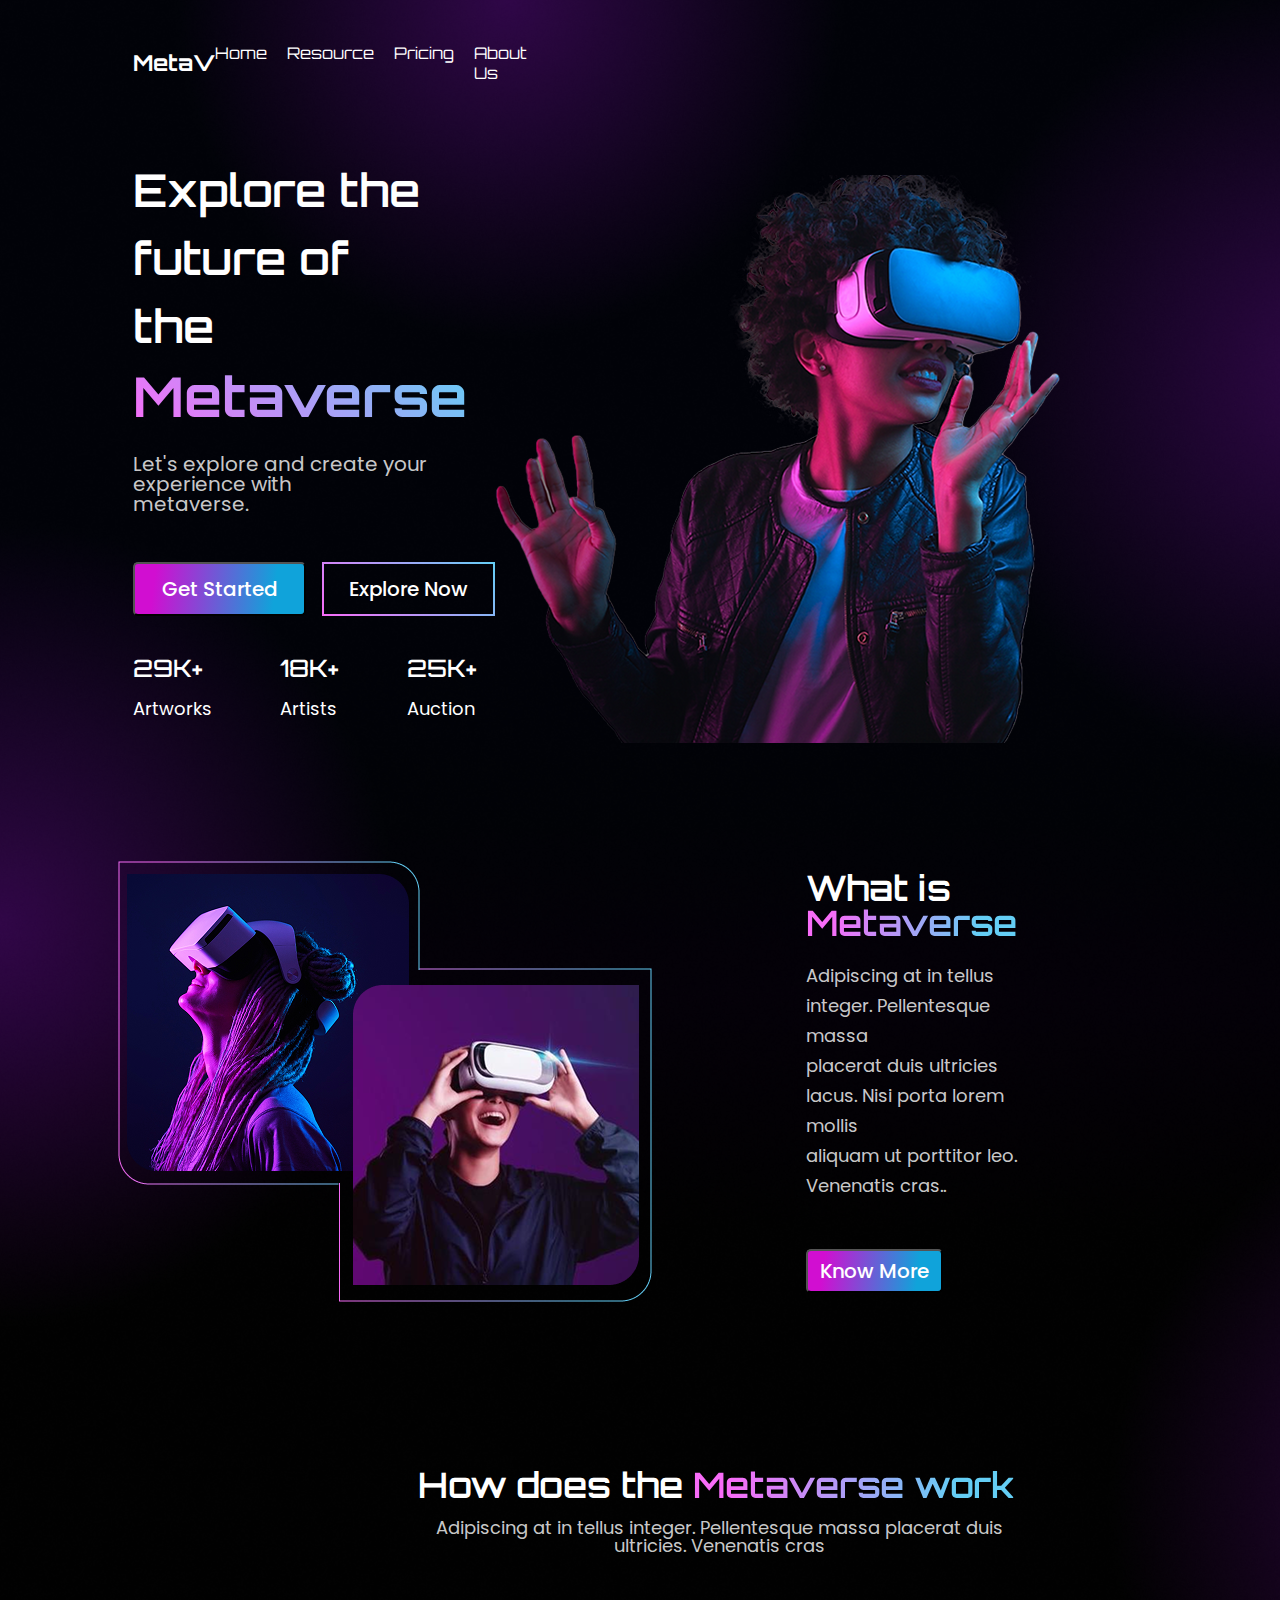
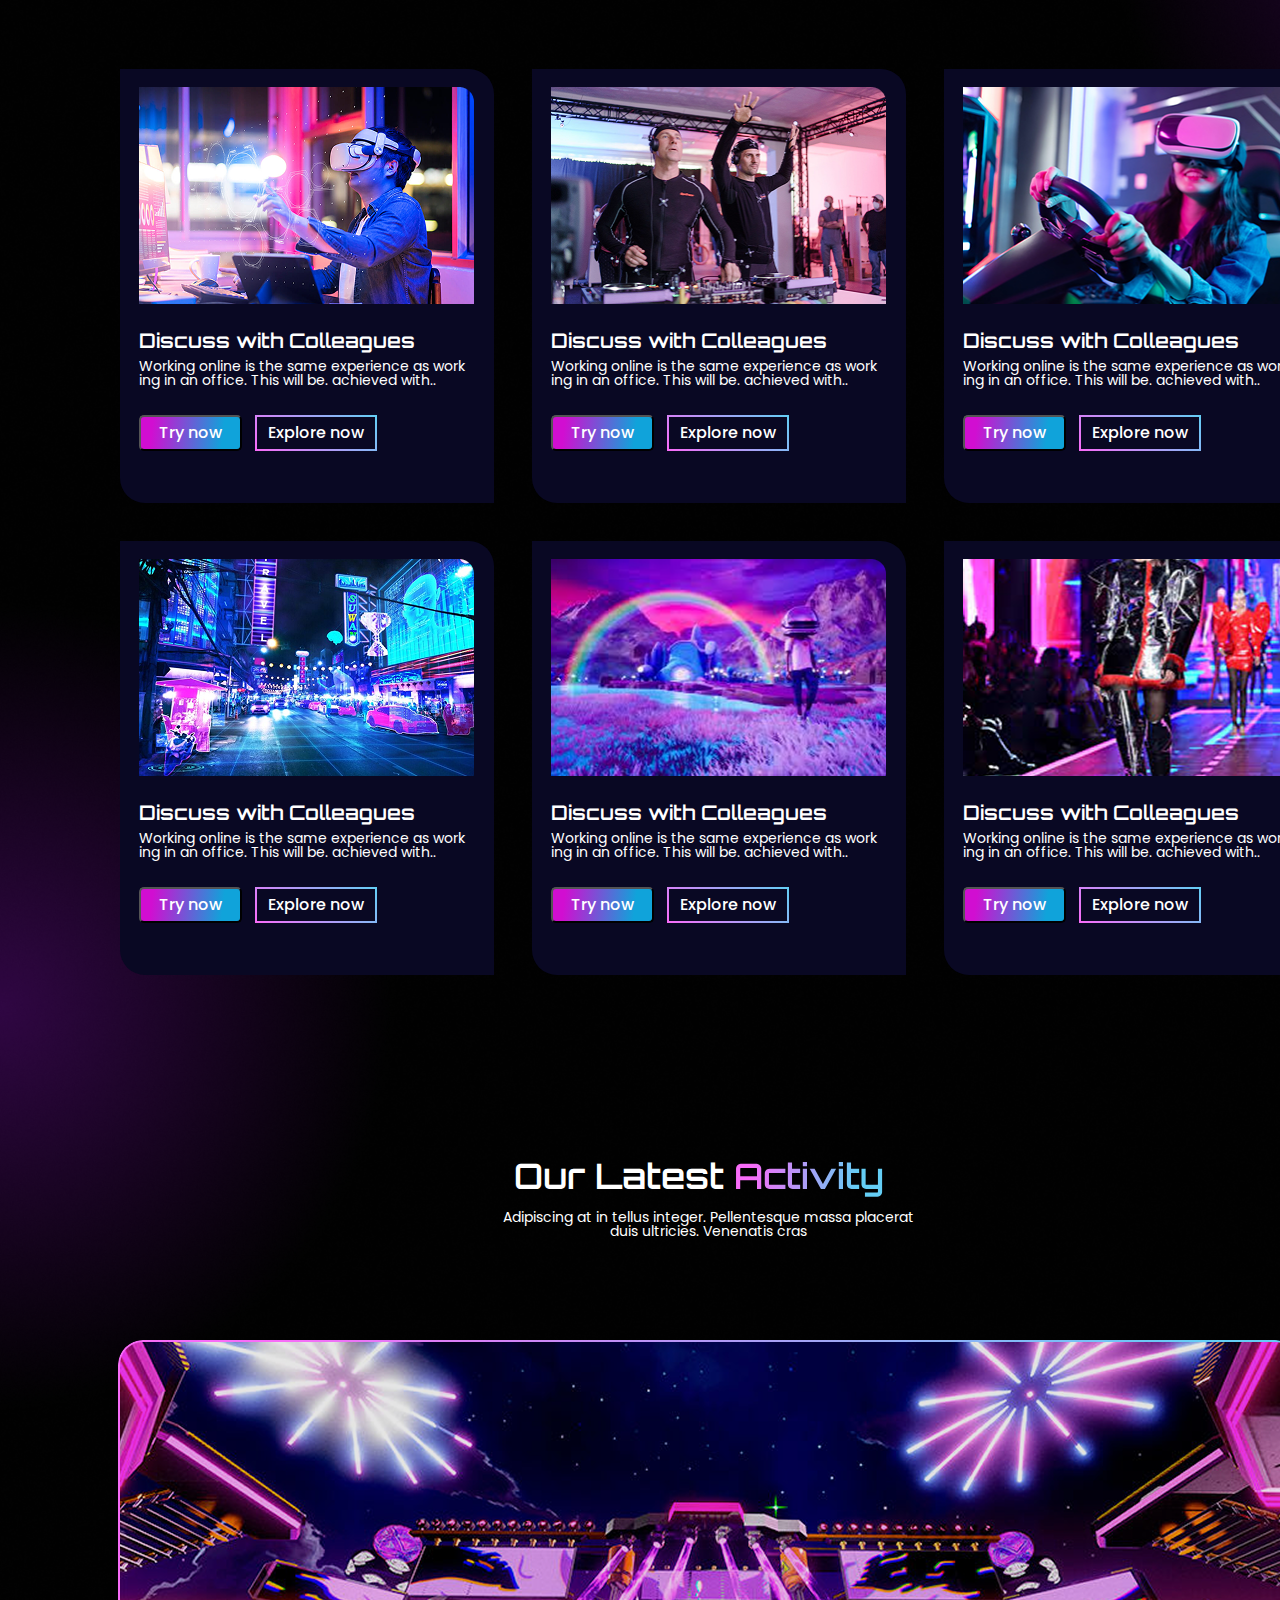
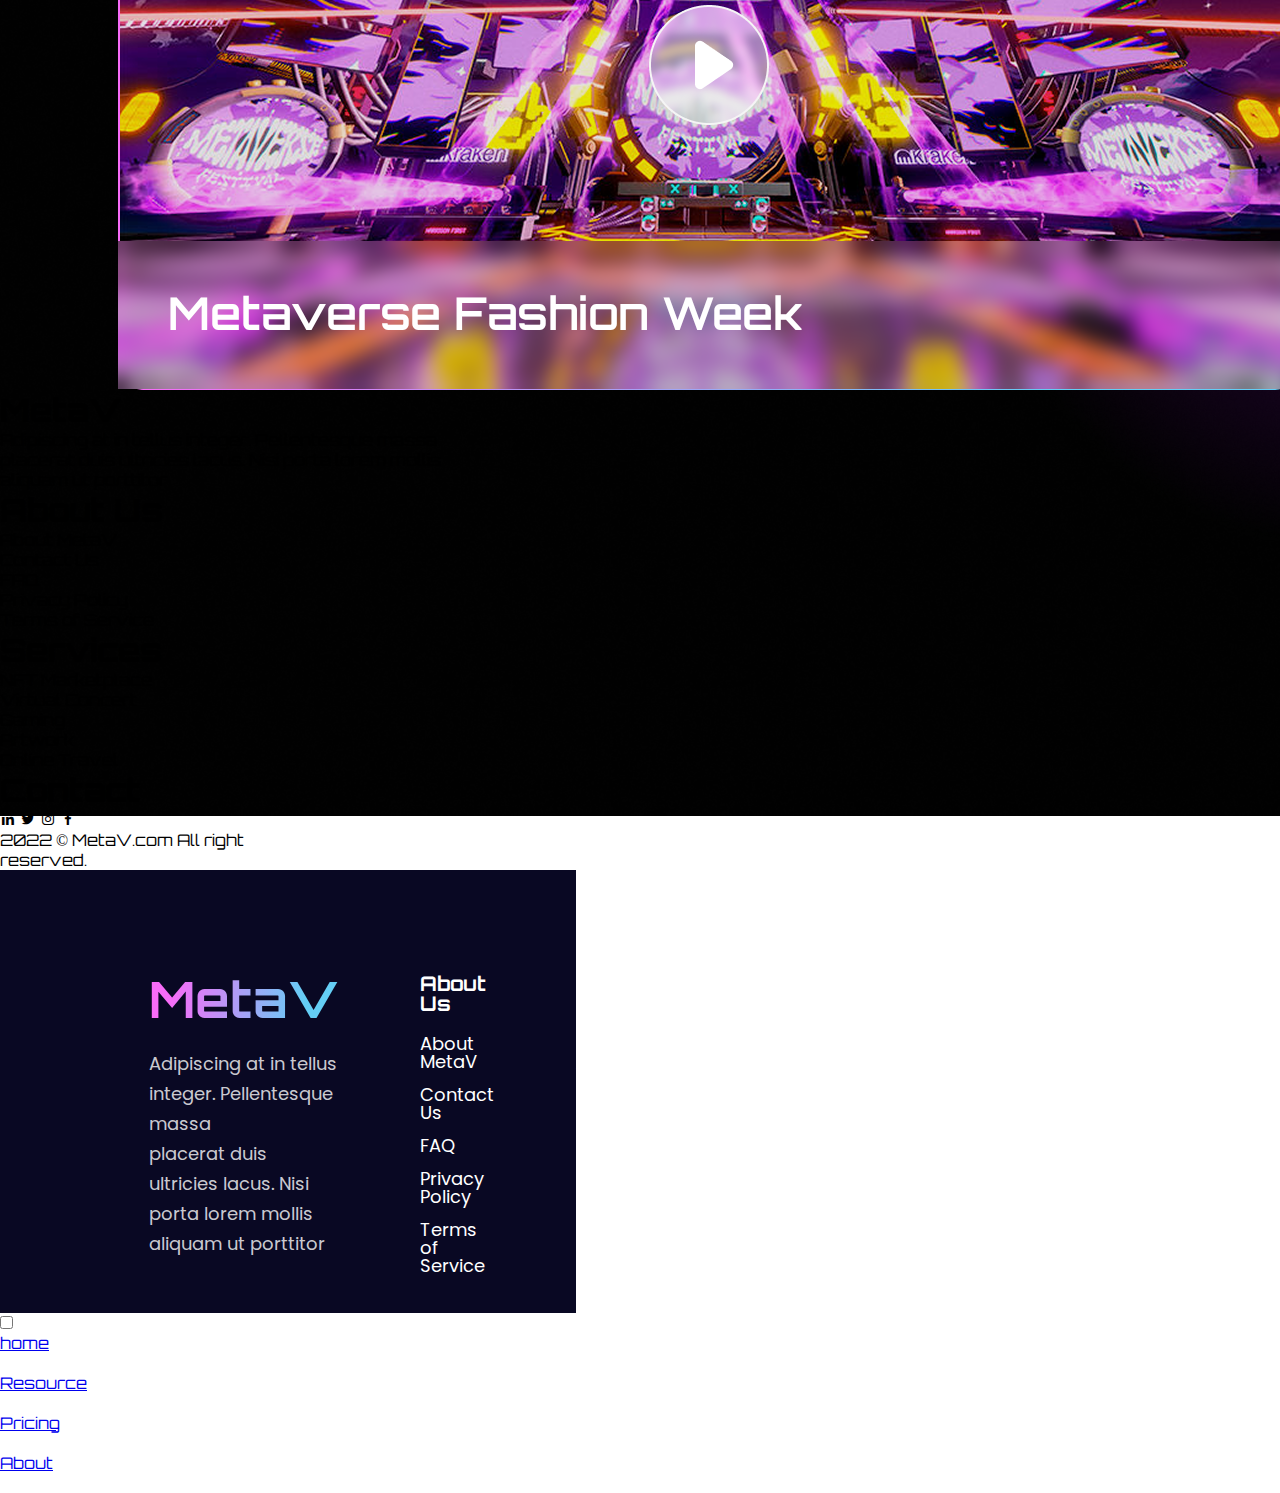
<file: Find Your Dream Home/index.html>
<!DOCTYPE html>
<html lang="en">
  <head>
    <meta charset="UTF-8" />
    <meta name="viewport" content="width=device-width, initial-scale=1.0" />
    <title>Game Project</title>
    <link
      href="https://unpkg.com/boxicons@2.1.4/css/boxicons.min.css"
      rel="stylesheet"
    />
    <link rel="stylesheet" href="./scss/style.css" />
    <link rel="preconnect" href="https://fonts.googleapis.com" />
    <link rel="preconnect" href="https://fonts.gstatic.com" crossorigin />
    <link rel="preconnect" href="https://fonts.googleapis.com" />
    <link rel="preconnect" href="https://fonts.gstatic.com" crossorigin />
    <link
      href="https://fonts.googleapis.com/css2?family=Orbitron:wght@400..900&family=Poppins:ital,wght@0,100;0,200;0,300;0,400;0,500;0,600;0,700;0,800;0,900;1,100;1,200;1,300;1,400;1,500;1,600;1,700;1,800;1,900&display=swap"
      rel="stylesheet"
    />
    <link
      rel="stylesheet"
      href="https://cdnjs.cloudflare.com/ajax/libs/font-awesome/5.15.3/css/all.min.css"
    />
  </head>
  <body>
    <nav>
      <input type="checkbox" id="check" />
      <label for="check" class="checkbtn">
        <i class="fas fa-bars"></i>
      </label>
      <label class="logo">MetaV</label>
      <ul>
        <li><a class="active" href="#">Home</a></li>
        <li><a href="#">Resource</a></li>
        <li><a href="#">Pricing</a></li>
        <li><a href="#">About Us</a></li>
      </ul>
    </nav>

    <!-- ===== section ===== -->

    <section class="section-1">
      <div class="text">
        <h1>
          Explore the future of <br />
          the <span>Metaverse</span>
        </h1>
        <p>
          Let's explore and create your experience with <br />
          metaverse.
        </p>
        <div class="btn">
          <button>Get Started</button>
          <button>Explore Now</button>
        </div>

        <div class="price">
          <div>
            <h1>29K+</h1>
            <p>Artworks</p>
          </div>
          <div>
            <h1>18K+</h1>
            <p>Artists</p>
          </div>
          <div>
            <h1>25K+</h1>
            <p>Auction</p>
          </div>
        </div>
      </div>
      <div class="hero-img">
        <img src="./img/hero img.png" alt="" />
        <div></div>
      </div>
    </section>

    <section class="section-2">
      <img src="./img/Group img.png" alt="" />

      <div>
        <h1>What is <span>Metaverse</span></h1>
        <p>
          Adipiscing at in tellus integer. Pellentesque massa <br />
          placerat duis ultricies lacus. Nisi porta lorem mollis <br />
          aliquam ut porttitor leo. Venenatis cras..
        </p>
        <button>Know More</button>
      </div>
    </section>

    <!-- ===== section ===== -->

    <section class="section-3">
      <div class="text">
        <h1>How does the <span>Metaverse work</span></h1>
        <p>
          Adipiscing at in tellus integer. Pellentesque massa placerat duis
          <br />
          ultricies. Venenatis cras
        </p>
      </div>
      <div class="box">
        <div class="card">
          <img src="img/istock-1354645775jpg-20220210041327 1.png" alt="" />
          <h2>Discuss with Colleagues</h2>
          <p>
            Working online is the same experience as work <br />
            ing in an office. This will be. achieved with..
          </p>
          <span>
            <button>Try now</button>
            <button>Explore now</button>
          </span>
        </div>
        <div class="card">
          <img src="img/istock-1354645775jpg-20220210041327 2.png" alt="" />
          <h2>Discuss with Colleagues</h2>
          <p>
            Working online is the same experience as work <br />
            ing in an office. This will be. achieved with..
          </p>
          <span>
            <button>Try now</button>
            <button>Explore now</button>
          </span>
        </div>
        <div class="card">
          <img src="img/istock-1354645775jpg-20220210041327 3.png" alt="" />
          <h2>Discuss with Colleagues</h2>
          <p>
            Working online is the same experience as work <br />
            ing in an office. This will be. achieved with..
          </p>
          <span>
            <button>Try now</button>
            <button>Explore now</button>
          </span>
        </div>
        <div class="card">
          <img src="img/istock-1354645775jpg-20220210041327 4.png" alt="" />
          <h2>Discuss with Colleagues</h2>
          <p>
            Working online is the same experience as work <br />
            ing in an office. This will be. achieved with..
          </p>
          <span>
            <button>Try now</button>
            <button>Explore now</button>
          </span>
        </div>
        <div class="card">
          <img src="img/istock-1354645775jpg-20220210041327 5.png" alt="" />
          <h2>Discuss with Colleagues</h2>
          <p>
            Working online is the same experience as work <br />
            ing in an office. This will be. achieved with..
          </p>
          <span>
            <button>Try now</button>
            <button>Explore now</button>
          </span>
        </div>
        <div class="card">
          <img src="img/istock-1354645775jpg-20220210041327 6.png" alt="" />
          <h2>Discuss with Colleagues</h2>
          <p>
            Working online is the same experience as work <br />
            ing in an office. This will be. achieved with..
          </p>
          <span>
            <button>Try now</button>
            <button>Explore now</button>
          </span>
        </div>
      </div>
    </section>
    <!-- ===== section ===== -->
    <section class="section-4">
      <div class="text">
        <h1>Our Latest <span>Activity</span></h1>
        <p>
          Adipiscing at in tellus integer. Pellentesque massa placerat <br />
          duis ultricies. Venenatis cras
        </p>
      </div>
	<div class="box1">
		<div class="img"><img src="img/Group 48095494.png" alt=""></div>
		<div class="card">
			<h1>Metaverse Fashion Week</h1>
		</div>
    <div class="img2">
      <img src="img/Group 48095500.png" alt="">  
    </div>
	</div>
</section>
    <class="footer">
      <div class="footer-logo">
        <h1>MetaV</h1>
        <p>Adipiscing at in tellus integer. Pellentesque massa <br> placerat duis ultricies lacus. Nisi porta lorem mollis <br> aliquam ut porttitor</p>
      </div>
      <div class="links">
        <h1>About Us</h1>
        <p>About MetaV</p>
        <p>Contact Us</p>
        <p>FAQ</p>
        <p>Privacy Policy</p>
        <p>Terms of Service</p>
      </div>
      <div class="links">
        <h1>Services</h1>
        <p>NFT Marketplace</p>
        <p>Virtual Concert</p>
        <p>Gaming</p>
        <p>Artwork</p>
        <p>Online Travel</p>
      </div>
      <div class="links">
        <h1>Contact</h1>
        <div>
          <i class='bx bxl-linkedin'></i>
          <i class='bx bxl-twitter'></i>
          <i class='bx bxl-instagram'></i>
          <i class='bx bxl-facebook'></i>
        </div>
        <p>2022 © MetaV.com All right <br> reserved.</p>
    
      </div>
      <footer class="footer">
        <div class="footer-logo">
          <h1>MetaV</h1>
          <p>Adipiscing at in tellus integer. Pellentesque massa <br> placerat duis ultricies lacus. Nisi porta lorem mollis <br> aliquam ut porttitor</p>
        </div>
        <div class="links">
          <h1>About Us</h1>
          <p>About MetaV</p>
          <p>Contact Us</p>
          <p>FAQ</p>
          <p>Privacy Policy</p>
          <p>Terms of Service</p>
        </div>
        <div class="links">
          <h1>Services</h1>
          <p>NFT Marketplace</p>
          <p>Virtual Concert</p>
          <p>Gaming</p>
          <p>Artwork</p>
          <p>Online Travel</p>
        </div>
        <div class="links">
          <h1>Contact</h1>
          <div>
            <i class='bx bxl-linkedin'></i>
            <i class='bx bxl-twitter'></i>
            <i class='bx bxl-instagram'></i>
            <i class='bx bxl-facebook'></i>
          </div>
          <p>2022 © MetaV.com All right <br> reserved.</p>
      
        </div>
      </footer>

      
      
      <div class="menu">
        <input type="checkbox" id="burger-checkbox" class="burger-checkbox">
        <label for="burger-checkbox" class="burger"></label>
        <ul class="menu-list">
            <li><a href="#" class="menu-item">home</a><li>
            <li><a href="#" class="menu-item">Resource</a><li>
            <li><a href="#" class="menu-item">Pricing</a><li>
            <li><a href="#" class="menu-item">About</a><li>
        </ul>
    </div>
    
    </head>
  </body>
</html>
</file>
<file: Find Your Dream Home/scss/style.css>
* {
  margin: 0;
  padding: 0;
  box-sizing: border-box;
}

body {
  max-width: 1550px;
  height: 100vh;
  font-family: "orbitron";
  background-image: url(../img/MetaV\ _\ Website.png);
  background-repeat: no-repeat;
  background-size: cover;
}

nav {
  color: white;
  display: flex;
  justify-content: space-between;
  align-items: center;
  margin: 43px 133px 94px 133px;
}

nav .logo {
  font-family: "Orbitron";
  font-weight: 700;
  font-size: 22px;
  text-decoration: none;
  color: white;
  line-height: 100%;
}
nav ul {
  display: flex;
  list-style: none;
  padding: 0;
  margin: 0;
}
nav ul li {
  margin-right: 20px;
}
nav ul li a {
  font-family: "Orbitron";
  font-weight: 400;
  font-size: 16px;
  line-height: 100%;
  color: white;
  text-decoration: none;
  transition: color 0.3s;
}
nav ul li a:hover {
  color: lightgreen;
}
nav .checkbtn {
  font-size: 30px;
  color: white;
  cursor: pointer;
  display: none;
}
nav #check {
  display: none;
}
@media (max-width: 768px) {
  nav .checkbtn {
    display: block;
    order: 1;
    margin-right: 20px;
  }
  nav ul {
    position: fixed;
    top: 80px;
    right: -100%;
    width: 100%;
    height: 100vh;
    display: flex;
    flex-direction: column;
    justify-content: center;
    align-items: center;
    transition: all 0.3s;
  }
  nav ul li {
    margin: 20px 0;
  }
  nav ul li a {
    font-size: 40px;
  }
  nav #check:checked ~ ul {
    right: 0;
  }
}

.section-1 {
  height: 568px;
  display: flex;
  justify-content: space-between;
  align-items: center;
  margin: 0 133px 116px 133px;
}
.section-1 .text h1 {
  font-family: "Orbitron";
  font-weight: 600;
  font-size: 45px;
  line-height: 68px;
  color: white;
}
.section-1 .text h1 span {
  font-family: "Orbitron";
  font-weight: 700;
  font-size: 55px;
  line-height: 72px;
  background: linear-gradient(45deg, rgb(248, 108, 248), rgb(100, 206, 245));
  -webkit-background-clip: text;
  -webkit-text-fill-color: transparent;
}
.section-1 .text p {
  font-family: "poppins";
  font-weight: 400;
  font-size: 20px;
  line-height: 100%;
  color: rgba(255, 255, 255, 0.8);
  margin-top: 20px;
  margin-bottom: 48px;
}
.section-1 .text .btn {
  display: flex;
  gap: 16px;
  margin-bottom: 40px;
}
.section-1 .text .btn button:nth-child(1) {
  width: 173px;
  height: 54px;
  border-radius: 5px;
  padding: 12px 14px 12px 14px;
  background: linear-gradient(97.16deg, #d10ed1 12.04%, #10a3da 81.84%);
  font-family: "poppins";
  font-weight: 500;
  font-size: 20px;
  line-height: 100%;
  color: #ffffff;
}
.section-1 .text .btn button:nth-child(2) {
  width: 173px;
  height: 54px;
  border-radius: 5px;
  border: 2px solid;
  -o-border-image: linear-gradient(45deg, rgb(248, 108, 248), rgb(100, 206, 245));
     border-image: linear-gradient(45deg, rgb(248, 108, 248), rgb(100, 206, 245));
  border-image-slice: 1;
  font-family: "poppins";
  font-weight: 500;
  font-size: 20px;
  line-height: 100%;
  background: transparent;
  color: #ffffff;
}
.section-1 .text .price {
  display: flex;
  gap: 68px;
}
.section-1 .text .price h1 {
  font-family: "Orbitron";
  font-weight: 500;
  font-size: 24px;
  line-height: 100%;
  color: #ffffff;
  margin-bottom: 8px;
}
.section-1 .text .price p {
  font-family: "poppins";
  font-weight: 400;
  font-size: 18px;
  line-height: 100%;
  color: #ffffff;
}
.section-2 {
  display: flex;
  gap: 154px;
  align-items: center;
  margin-left: 118px;
}
.section-2 div h1 {
  font-family: "Orbitron";
  font-weight: 600;
  font-size: 35px;
  line-height: 100%;
  color: white;
}
.section-2 div h1 span {
  font-family: "Orbitron";
  font-weight: 600;
  font-size: 35px;
  line-height: 100%;
  background: linear-gradient(97.16deg, #f86cf8 12.04%, #64cef5 81.84%);
  -webkit-background-clip: text;
  -webkit-text-fill-color: transparent;
}
.section-2 div p {
  font-family: "poppins";
  font-weight: 400;
  font-size: 18px;
  line-height: 30px;
  color: rgba(255, 255, 255, 0.8);
  margin-top: 20px;
  margin-bottom: 48px;
}
.section-2 div button {
  width: 137px;
  height: 44px;
  border-radius: 5px;
  background: linear-gradient(97.16deg, #d10ed1 12.04%, #10a3da 81.84%);
  font-family: "poppins";
  font-weight: 500;
  font-size: 20px;
  line-height: 100%;
  color: #ffffff;
}

.section-3 {
  margin-top: 166px;
}
.section-3 .text {
  width: 602px;
  height: 114px;
  margin-left: 418px;
}
.section-3 .text h1 {
  font-family: "Orbitron";
  font-weight: 600;
  font-size: 35px;
  line-height: 100%;
  color: white;
}
.section-3 .text h1 span {
  font-family: "Orbitron";
  font-weight: 600;
  font-size: 35px;
  line-height: 100%;
  background: linear-gradient(97.16deg, #f86cf8 12.04%, #64cef5 81.84%);
  -webkit-background-clip: text;
  -webkit-text-fill-color: transparent;
}
.section-3 .text p {
  font-family: "poppins";
  font-weight: 400;
  font-size: 18px;
  line-height: 100%;
  letter-spacing: 0%;
  text-align: center;
  margin-top: 16px;
  color: rgba(255, 255, 255, 0.8);
}
.section-3 .box {
  width: 1198px;
  height: 904px;
  margin-left: 120px;
  margin-top: 87px;
  display: flex;
  gap: 38px;
  flex-wrap: wrap;
}
.section-3 .box .card {
  width: 374px;
  height: 434px;
  background-color: #090823;
  border-radius: 0px 25px 0px 25px;
}
.section-3 .box .card img {
  width: 335px;
  height: 217px;
  margin-top: 18px;
  margin-left: 19px;
}
.section-3 .box .card h2 {
  font-family: "Orbitron";
  font-weight: 600;
  font-size: 20px;
  line-height: 100%;
  letter-spacing: 0%;
  margin-top: 23px;
  margin-left: 19px;
  color: #ffffff;
}
.section-3 .box .card p {
  font-family: "poppins";
  font-weight: 400;
  font-size: 14px;
  line-height: 100%;
  letter-spacing: 0%;
  color: #ffffff;
  margin-top: 8px;
  margin-left: 19px;
}
.section-3 .box .card span {
  margin-top: 28px;
  margin-left: 19px;
  display: flex;
  gap: 13px;
}
.section-3 .box .card span button:nth-child(1) {
  width: 103px;
  height: 36px;
  border-radius: 5px;
  background: linear-gradient(97.16deg, #d10ed1 12.04%, #10a3da 81.84%);
  font-family: "poppins";
  font-weight: 500;
  font-size: 16px;
  line-height: 100%;
  color: #ffffff;
  text-align: center;
}
.section-3 .box .card span button:nth-child(2) {
  width: 122px;
  height: 36px;
  border-radius: 5px;
  border: 2px solid;
  -o-border-image: linear-gradient(45deg, rgb(248, 108, 248), rgb(100, 206, 245));
     border-image: linear-gradient(45deg, rgb(248, 108, 248), rgb(100, 206, 245));
  border-image-slice: 1;
  font-family: "poppins";
  font-weight: 500;
  font-size: 16px;
  line-height: 100%;
  background: transparent;
  color: #ffffff;
  text-align: center;
}

.section-4 {
  margin-top: 186px;
}
.section-4 .text {
  width: 561px;
  height: 116px;
  margin-left: 418px;
  text-align: center;
}
.section-4 .text h1 {
  font-family: "Orbitron";
  font-weight: 600;
  font-size: 35px;
  line-height: 100%;
  color: white;
}
.section-4 .text h1 span {
  font-family: "Orbitron";
  font-weight: 600;
  font-size: 35px;
  line-height: 100%;
  background: linear-gradient(97.16deg, #f86cf8 12.04%, #64cef5 81.84%);
  -webkit-background-clip: text;
  -webkit-text-fill-color: transparent;
}
.section-4 .text p {
  font-family: "poppins";
  font-weight: 400;
  font-size: 14px;
  line-height: 100%;
  letter-spacing: 0%;
  color: #ffffff;
  margin-top: 8px;
  margin-left: 19px;
  text-align: center;
  margin-top: 16px;
}
.section-4 .box1 {
  width: 1182px;
  height: 650px;
  border-radius: 25px;
  background-image: url(../img/metaverse\ 1\ \(1\).png);
  margin-left: 118px;
  margin-top: 65px;
  display: flex;
  justify-content: center;
  align-items: center;
}
.section-4 .box1 .img {
  width: 120px;
  height: 120px;
  border-radius: 50%;
  position: absolute;
}
.section-4 .box1 .card {
  width: 1182px;
  height: 148px;
  -webkit-backdrop-filter: blur(10px);
          backdrop-filter: blur(10px);
  position: absolute;
  margin-top: 500px;
  padding-left: 50px;
  padding-top: 50px;
}
.section-4 .box1 .card h1 {
  font-family: "Orbitron";
  font-weight: 600;
  font-size: 45px;
  line-height: 100%;
  letter-spacing: 0%;
  color: #ffffff;
}
.section-4 .box1 .img2 {
  margin-left: 1530px;
}

.footer {
  width: 100%;
  height: 443px;
  background: #090823;
  display: flex;
  padding-left: 149px;
  padding-top: 104px;
  gap: 82px;
}
.footer .footer-logo h1 {
  font-family: "Orbitron";
  font-weight: 700;
  font-size: 50px;
  line-height: 100%;
  background: linear-gradient(97.16deg, #F86CF8 12.04%, #64CEF5 81.84%);
  -webkit-background-clip: text;
  -webkit-text-fill-color: transparent;
  margin-bottom: 25px;
}
.footer .footer-logo p {
  font-family: "poppins";
  font-weight: 400;
  font-size: 18px;
  line-height: 30px;
  color: rgba(255, 255, 255, 0.8);
}
.footer .links h1 {
  font-family: "Orbitron";
  font-weight: 700;
  font-size: 20px;
  line-height: 100%;
  color: #FFFFFF;
  margin-bottom: 21px;
}
.footer .links p {
  font-family: "poppins";
  font-weight: 400;
  font-size: 18px;
  line-height: 100%;
  color: #FFFFFF;
  margin-bottom: 15px;
}
.footer .links div {
  margin-top: 24px;
  margin-bottom: 24px;
  display: flex;
  gap: 21px;
}
.footer .links div i {
  color: #FFFFFF;
  font-size: 35px;
}

@media screen {
  body {
    max-width: 576px;
    height: 3973px;
    background-image: url(../img/MetaV\ _\ Website.png);
    background-repeat: no-repeat;
    background-size: cover;
  }
  body .nav {
    color: white;
    display: flex;
    justify-content: space-between;
    align-items: center;
    margin: 43px 133px 94px 133px;
  }
}/*# sourceMappingURL=style.css.map */
</file>
